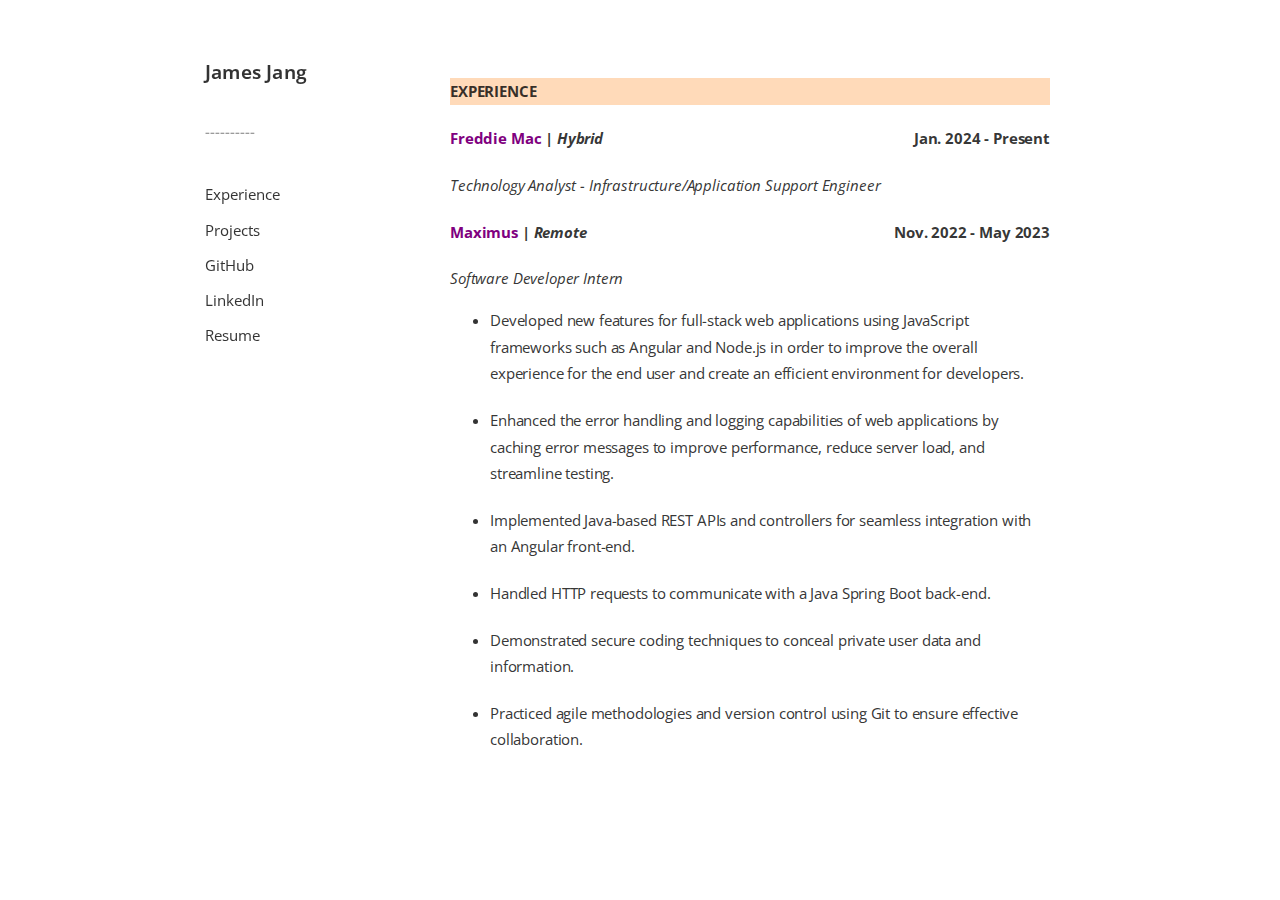
<file: exp/exp.html>
<!DOCTYPE html>
<html lang="en">

<head>
    <meta charset="utf-8">
    <meta name="viewport" content="width=device-width, initial-scale=1">
    <meta name="author" content="James Jang">
    <title>James Jang Experience</title>
    <meta name="description" content="James Jang Experience">
    <link rel="stylesheet" href="./style.css">
</head>

<link href='https://fonts.googleapis.com/css?family=Open Sans' rel='stylesheet'>

<div class="wrapper">
    <header>
        <a href="../index.html"><h1>James Jang</h1></a>
        <br>
        <h2>----------</h2>
        <br>
        <br>
        <p><a href="">Experience</a>
        <p><a href="../proj/proj.html">Projects</a>
        <p><a href="https://github.com/jangwool">GitHub</a>
        <p><a href="https://www.linkedin.com/in/woolimjang/">LinkedIn</a>
        <p><a href="../James_Jang_Resume.pdf" target="_blank">Resume</a>
    </header>

    <div class="container">
        <div class="text">
          <h4 style="background-color:peachpuff;">EXPERIENCE</h4>
            <h4><FONT COLOR="#800080">Freddie Mac</FONT> | <em>Hybrid</em> <span style="float:right;">Jan. 2024 - Present</span></h4>
              <em>Technology Analyst - Infrastructure/Application Support Engineer</em>
                  <br>
            <h4><FONT COLOR="#800080">Maximus</FONT> | <em>Remote</em> <span style="float:right;">Nov. 2022 - May 2023</span></h4>
              <em>Software Developer Intern</em>
                  <ul>
                      <li><p>Developed new features for full-stack web applications using JavaScript frameworks such as
                          Angular and Node.js in order to improve the overall experience for the end user and create an
                          efficient environment for developers.</p></li>
                      <li><p>Enhanced the error handling and logging capabilities of web applications by caching error messages
                          to improve performance, reduce server load, and streamline testing.</p></li>
                      <li><p>Implemented Java-based REST APIs and controllers for seamless integration with an Angular front-end.</p></li>
                      <li><p>Handled HTTP requests to communicate with a Java Spring Boot back-end.</p></li>
                      <li><p>Demonstrated secure coding techniques to conceal private user data and information.</p></li>
                      <li><p>Practiced agile methodologies and version control using Git to ensure effective collaboration.</p></li>
                  </ul>
        </div>
    </div>
</div>
</file>
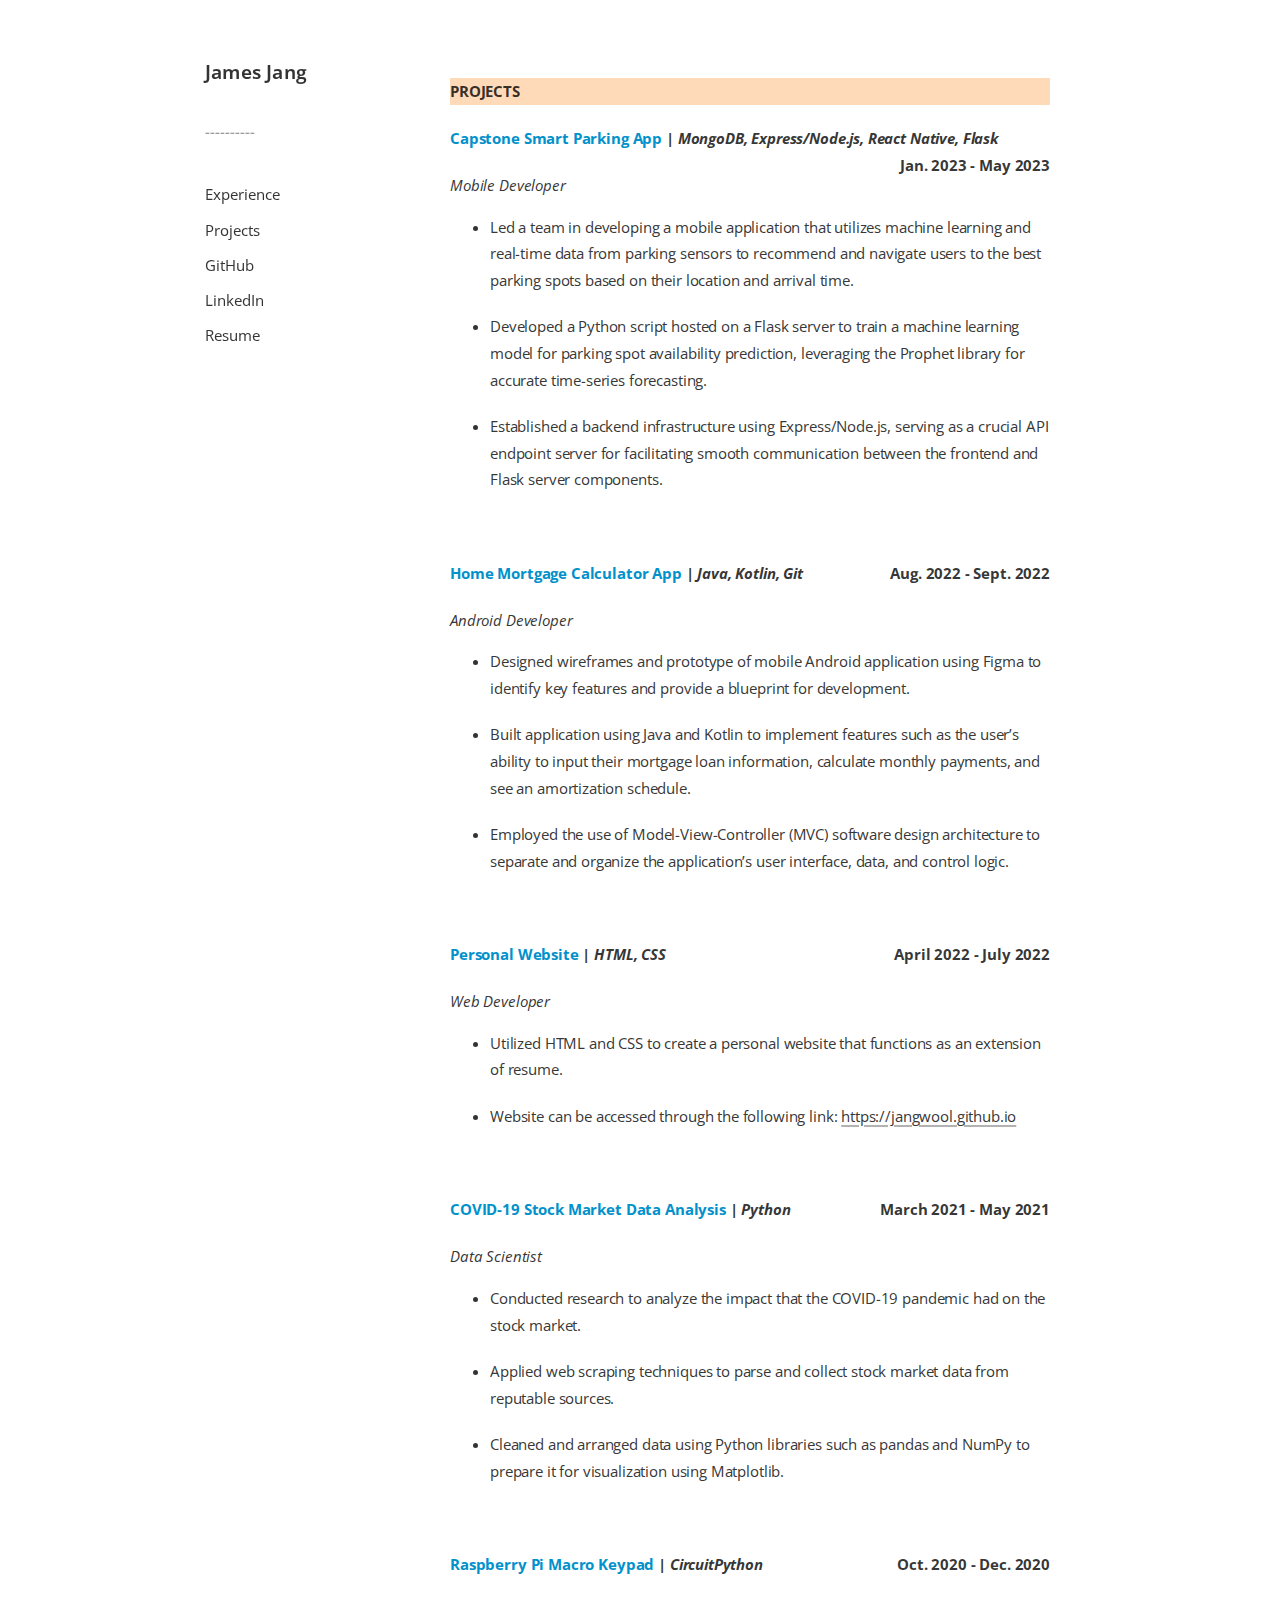
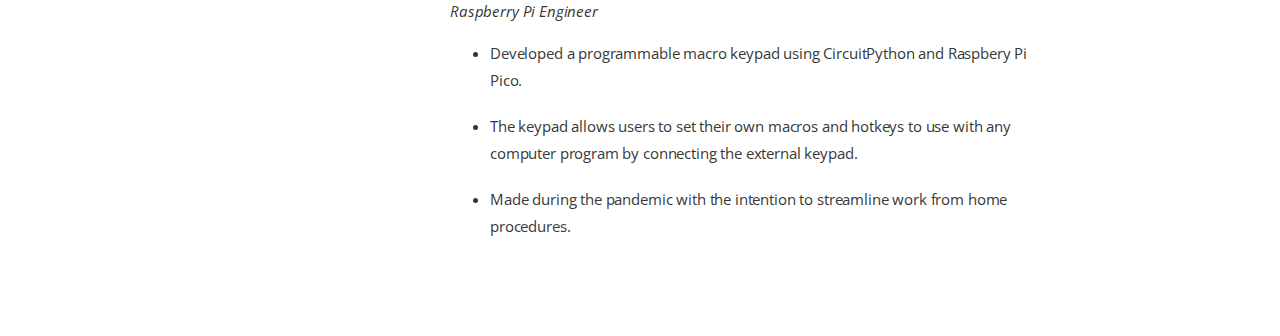
<file: proj/proj.html>
<!DOCTYPE html>
<html lang="en">

<head>
    <meta charset="utf-8">
    <meta name="viewport" content="width=device-width, initial-scale=1">
    <meta name="author" content="James Jang">
    <title>James Jang Experience</title>
    <meta name="description" content="James Jang Projects">
    <link rel="stylesheet" href="./style.css">
</head>

<link href='https://fonts.googleapis.com/css?family=Open Sans' rel='stylesheet'>

<div class="wrapper">
    <header>
        <a href="../index.html"><h1>James Jang</h1></a>
        <br>
        <h2>----------</h2>
        <br>
        <br>
        <p><a href="../exp/exp.html">Experience</a>
        <p><a href="">Projects</a>
        <p><a href="https://github.com/jangwool">GitHub</a>
        <p><a href="https://www.linkedin.com/in/woolimjang/">LinkedIn</a>
        <p><a href="../James_Jang_Resume.pdf" target="_blank">Resume</a>
    </header>

    <div class="container">
        <div class="text">
            <h4 style="background-color:peachpuff;">PROJECTS</h4>
                <h4><FONT COLOR="#0291CB">Capstone Smart Parking App</FONT> | <em>MongoDB, Express/Node.js, React Native, Flask</em> <span style="float:right;">Jan. 2023 - May 2023</span></h4>
                    <em>Mobile Developer</em>
                        <ul>
                            <li><p>Led a team in developing a mobile application that utilizes machine learning and real-time data from
                                parking sensors to recommend and navigate users to the best parking spots based on their location and arrival time.</p></li>
                            <li><p>Developed a Python script hosted on a Flask server to train a machine learning model for parking spot
                                availability prediction, leveraging the Prophet library for accurate time-series forecasting.</p></li>
                            <li><p>Established a backend infrastructure using Express/Node.js, serving as a crucial API endpoint server
                                for facilitating smooth communication between the frontend and Flask server components.</p></li>
                        </ul>
                        <br>
                <h4><FONT COLOR="#0291CB">Home Mortgage Calculator App</FONT> | <em>Java, Kotlin, Git</em> <span style="float:right;">Aug. 2022 - Sept. 2022</span></h4>
                    <em>Android Developer</em>
                        <ul>
                            <li><p>Designed wireframes and prototype of mobile Android application using Figma to identify key features and provide a blueprint for development.</p></li>
                            <li><p>Built application using Java and Kotlin to implement features such as the user’s ability to input their
                                mortgage loan information, calculate monthly payments, and see an amortization schedule.</p></li>
                            <li><p>Employed the use of Model-View-Controller (MVC) software design architecture to separate and
                                organize the application’s user interface, data, and control logic.</p></li>
                        </ul>
                        <br>
                <h4><FONT COLOR="#0291CB">Personal Website</FONT> | <em>HTML, CSS</em> <span style="float:right;">April 2022 - July 2022</span></h4>
                    <em>Web Developer</em>
                        <ul>
                            <li><p>Utilized HTML and CSS to create a personal website that functions as an extension of resume.</p></li>
                            <li><p>Website can be accessed through the following link: <a href="https://jangwool.github.io/">https://jangwool.github.io</a></p></li>
                        </ul>
                        <br>
                <h4><FONT COLOR="#0291CB">COVID-19 Stock Market Data Analysis</FONT> | <em>Python</em> <span style="float:right;">March 2021 - May 2021</span></h4>
                    <em>Data Scientist</em>
                        <ul>
                            <li><p>Conducted research to analyze the impact that the COVID-19 pandemic had on the stock market.</p></li>
                            <li><p>Applied web scraping techniques to parse and collect stock market data from reputable sources.</p></li>
                            <li><p>Cleaned and arranged data using Python libraries such as pandas and NumPy to prepare it for visualization using Matplotlib.</p></li>
                        </ul>
                        <br>
                <h4><FONT COLOR="#0291CB">Raspberry Pi Macro Keypad</FONT> | <em>CircuitPython</em> <span style="float:right;">Oct. 2020 - Dec. 2020</span></h4>
                    <em>Raspberry Pi Engineer</em>
                        <ul>
                            <li><p>Developed a programmable macro keypad using CircuitPython and Raspbery Pi Pico.</p></li>
                            <li><p>The keypad allows users to set their own macros and hotkeys to use with any computer program by connecting the external keypad.</p></li>
                            <li><p>Made during the pandemic with the intention to streamline work from home procedures.</p></li>
                        </ul>
                        <br>
        </div>
    </div>
</div>
</file>
<file: exp/style.css>
:root {
    --color-default: rgba(0, 0, 0, 0.8);
    --color-dim: rgb(155, 155, 155);
    --color-highlight: rgba(0, 0, 0, 1);
    --color-hidden: rgba(0, 0, 0, 0);
    --color-underline: rgba(0, 0, 0, 0.3);
    --font-header-size: 1.2rem;
    --font-default-size: 0.95rem;
    --font-weight-default: 420
}

html {
    background-color: white;
    text-rendering: auto;
}

body {
    font-family: 'Open Sans';
    padding: 50px;
}

h1 {
    color: var(--color-default);
    font-size: var(--font-header-size);
    font-weight: 650;
    letter-spacing: .01em;
    margin: 0 0 12px
}

h2 {
    color: var(--color-dim);
    line-height: 1.6;
    font-size: var(--font-default-size);
    font-weight: 520;
    margin: 0
}

img {
    height: 250px;
    max-width: 100%;
    padding-bottom: 20px
}

header {
    float: left;
    position: fixed;
    width: 220px
}

header p {
    font-size: var(--font-default-size);
    font-weight: var(--font-weight-default);
    line-height: 1
}

header a {
    text-decoration: none
}

header p a {
    color: var(--color-default);
    text-decoration: underline;
    text-decoration-color: var(--color-hidden);
    text-decoration-thickness: 1.5px;
    text-underline-offset: 2.5px
}

header p a:hover {
    text-decoration-color: var(--color-default);
    transition: all 400ms;
    -moz-transition: all 400ms;
    -webkit-transition: all 400ms
}

p {
    margin: 0 0 20px
}

.container {
    color: var(--color-default);
    float: right;
    font-size: var(--font-default-size);
    font-weight: var(--font-weight-default);
    letter-spacing: -.15px;
    line-height: 1.75;
    padding-bottom: 50px;
    padding-right: 25px;
    width: 600px
}

.container a {
    color: var(--color-default);
    text-decoration: underline;
    text-decoration-color: var(--color-underline);
    text-decoration-thickness: 1.5px;
    text-underline-offset: 2.5px
}

.container a:hover {
    text-decoration-color: var(--color-default);
    transition: all 400ms;
    -moz-transition: all 400ms;
    -webkit-transition: all 400ms
}

.wrapper {
    margin: 0 auto;
    width: 870px
}

@media print, screen and (max-width: 960px) {
    body {
        padding:40px
    }

    .wrapper {
        margin: 0;
        width: auto
    }

    footer, header, .container {
        float: none;
        position: static;
        width: auto
    }

    header {
        padding-right: 320px
    }

    .container {
        border: 1px solid var(--color-dim);
        border-width: 1px 0;
        margin: 0 0 20px;
        max-width: 500px;
        padding: 20px 0
    }

    img {
        height: 225px
    }

    ul {
        list-style-position: inside;
        padding-left: 0
    }
}

@media print,screen and (max-width: 720px) {
    body {
        word-wrap:break-word
    }

    header {
        padding: 0
    }

    header p {
        position: static
    }
}

@media print,screen and (max-width: 480px) {
    body {
        padding:15px
    }
}
</file>
<file: proj/style.css>
:root {
    --color-default: rgba(0, 0, 0, 0.8);
    --color-dim: rgb(155, 155, 155);
    --color-highlight: rgba(0, 0, 0, 1);
    --color-hidden: rgba(0, 0, 0, 0);
    --color-underline: rgba(0, 0, 0, 0.3);
    --font-header-size: 1.2rem;
    --font-default-size: 0.95rem;
    --font-weight-default: 420
}

html {
    background-color: white;
    text-rendering: auto;
}

body {
    font-family: 'Open Sans';
    padding: 50px;
}

h1 {
    color: var(--color-default);
    font-size: var(--font-header-size);
    font-weight: 650;
    letter-spacing: .01em;
    margin: 0 0 12px
}

h2 {
    color: var(--color-dim);
    line-height: 1.6;
    font-size: var(--font-default-size);
    font-weight: 520;
    margin: 0
}

img {
    height: 250px;
    max-width: 100%;
    padding-bottom: 20px
}

header {
    float: left;
    position: fixed;
    width: 220px
}

header p {
    font-size: var(--font-default-size);
    font-weight: var(--font-weight-default);
    line-height: 1
}

header a {
    text-decoration: none
}

header p a {
    color: var(--color-default);
    text-decoration: underline;
    text-decoration-color: var(--color-hidden);
    text-decoration-thickness: 1.5px;
    text-underline-offset: 2.5px
}

header p a:hover {
    text-decoration-color: var(--color-default);
    transition: all 400ms;
    -moz-transition: all 400ms;
    -webkit-transition: all 400ms
}

p {
    margin: 0 0 20px
}

.container {
    color: var(--color-default);
    float: right;
    font-size: var(--font-default-size);
    font-weight: var(--font-weight-default);
    letter-spacing: -.15px;
    line-height: 1.75;
    padding-bottom: 50px;
    padding-right: 25px;
    width: 600px
}

.container a {
    color: var(--color-default);
    text-decoration: underline;
    text-decoration-color: var(--color-underline);
    text-decoration-thickness: 1.5px;
    text-underline-offset: 2.5px
}

.container a:hover {
    text-decoration-color: var(--color-default);
    transition: all 400ms;
    -moz-transition: all 400ms;
    -webkit-transition: all 400ms
}

.wrapper {
    margin: 0 auto;
    width: 870px
}

@media print, screen and (max-width: 960px) {
    body {
        padding:40px
    }

    .wrapper {
        margin: 0;
        width: auto
    }

    footer, header, .container {
        float: none;
        position: static;
        width: auto
    }

    header {
        padding-right: 320px
    }

    .container {
        border: 1px solid var(--color-dim);
        border-width: 1px 0;
        margin: 0 0 20px;
        max-width: 500px;
        padding: 20px 0
    }

    img {
        height: 225px
    }

    ul {
        list-style-position: inside;
        padding-left: 0
    }
}

@media print,screen and (max-width: 720px) {
    body {
        word-wrap:break-word
    }

    header {
        padding: 0
    }

    header p {
        position: static
    }
}

@media print,screen and (max-width: 480px) {
    body {
        padding:15px
    }
}
</file>
